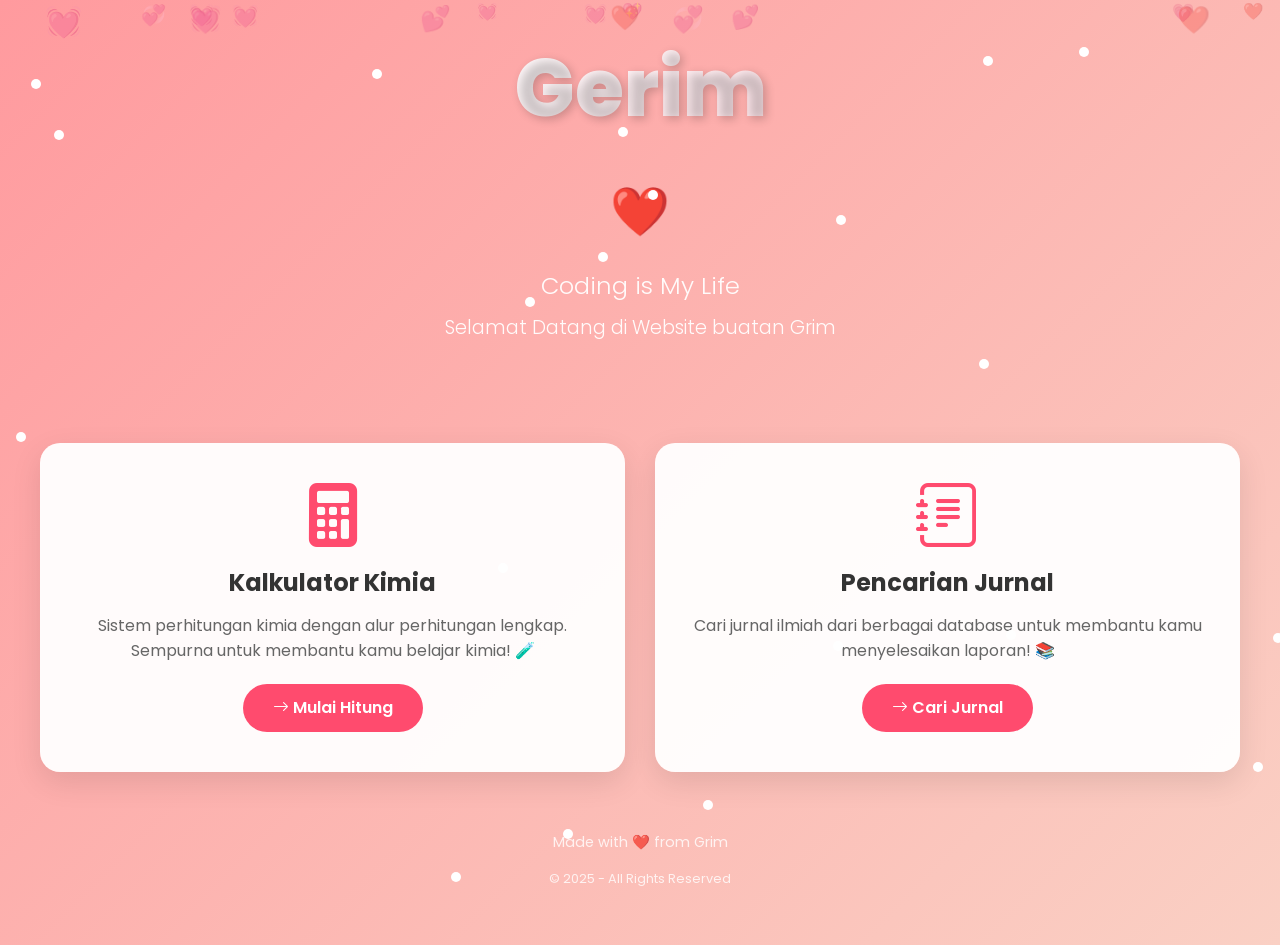
<file: index.html>
<!DOCTYPE html>
<html lang="id">
<head>
    <meta charset="UTF-8">
    <meta name="viewport" content="width=device-width, initial-scale=1.0">
    <title>Gerim Kimia</title>
    <link rel="icon" href="icon.png">
    <link href="https://cdn.jsdelivr.net/npm/bootstrap@5.3.0/dist/css/bootstrap.min.css" rel="stylesheet">
    <link rel="stylesheet" href="https://cdn.jsdelivr.net/npm/bootstrap-icons@1.11.0/font/bootstrap-icons.css">
    <link rel="stylesheet" href="Library/style.css">
</head>
<body>
    <!-- Floating Hearts Background -->
    <div class="floating-hearts" id="floatingHearts"></div>

    <!-- Main Container -->
    <div class="main-container">
        <!-- Hero Section -->
        <div class="hero-section">
            <h1 class="name-title">Gerim</h1>
            <div class="heart-icon">❤️</div>
            <p class="subtitle">Coding is My Life</p>
            <p class="subtitle" style="font-size: 1.2rem; margin-top: 10px;">Selamat Datang di Website buatan Grim</p>
        </div>

        <!-- Feature Cards -->
        <div class="cards-container">
            <div class="feature-card" onclick="window.location.href='Tools/kalkulator.html'">
                <i class="bi bi-calculator-fill feature-card-icon"></i>
                    <h3 class="feature-card-title">Kalkulator Kimia</h3>
                    <p class="feature-card-description">
                        Sistem perhitungan kimia dengan alur perhitungan lengkap. Sempurna untuk membantu kamu belajar kimia! 🧪
                    </p>
                    <a href="Tools/kalkulator.html" class="feature-card-btn">
                        <i class="bi bi-arrow-right"></i> Mulai Hitung
                    </a>
            </div>

            <div class="feature-card" onclick="window.location.href='Tools/journal.html'">
                <i class="bi bi-journal-text feature-card-icon"></i>
                    <h3 class="feature-card-title">Pencarian Jurnal</h3>
                    <p class="feature-card-description">
                        Cari jurnal ilmiah dari berbagai database untuk membantu kamu menyelesaikan laporan! 📚
                    </p>
                    <a href="Tools/journal.html" class="feature-card-btn">
                        <i class="bi bi-arrow-right"></i> Cari Jurnal
                    </a>
            </div>

            <!-- <div class="feature-card" onclick="window.location.href='Tools/aileaa.html'">
                <i class="bi bi-robot feature-card-icon"></i>
                    <h3 class="feature-card-title">AI Leaa</h3>
                    <p class="feature-card-description">
                        Chat dengan AI Leaa! Asisten AI yang siap membantu menjawab pertanyaan dan mengobrol dengan kamu! 🤖💕
                    </p>
                    <a href="Tools/aileaa.html" class="feature-card-btn">
                        <i class="bi bi-arrow-right"></i> Mulai Chat
                    </a>
            </div> -->
        </div>

        <!-- Footer -->
        <div class="footer">
            <p>Made with ❤️ from Grim</p>
            <p style="margin-top: 5px; font-size: 0.8rem;">© 2025 - All Rights Reserved</p>
        </div>
    </div>

    <script>
        // Create floating hearts
        function createFloatingHearts() {
            const container = document.getElementById('floatingHearts');
            const heartSymbols = ['❤️', '💕', '💖', '💗', '💝', '💓', '💞'];
            
            for (let i = 0; i < 15; i++) {
                const heart = document.createElement('div');
                heart.className = 'heart';
                heart.textContent = heartSymbols[Math.floor(Math.random() * heartSymbols.length)];
                heart.style.left = Math.random() * 100 + '%';
                heart.style.animationDelay = Math.random() * 15 + 's';
                heart.style.fontSize = (Math.random() * 15 + 15) + 'px';
                container.appendChild(heart);
            }
        }

        // Create sparkles
        function createSparkles() {
            const container = document.querySelector('.main-container');
            for (let i = 0; i < 20; i++) {
                const sparkle = document.createElement('div');
                sparkle.className = 'sparkle';
                sparkle.style.left = Math.random() * 100 + '%';
                sparkle.style.top = Math.random() * 100 + '%';
                sparkle.style.animationDelay = Math.random() * 2 + 's';
                sparkle.style.animationDuration = (Math.random() * 2 + 1) + 's';
                container.appendChild(sparkle);
            }
        }

        // Initialize on load
        window.addEventListener('load', () => {
            createFloatingHearts();
            createSparkles();
        });

        // Add click animation to cards
        document.querySelectorAll('.feature-card').forEach(card => {
            card.addEventListener('click', function(e) {
                if (!this.querySelector('.feature-card-btn').disabled) {
                    this.style.transform = 'scale(0.95)';
                    setTimeout(() => {
                        this.style.transform = '';
                    }, 150);
                }
            });
        });
    </script>
</body>
</html>
</file>
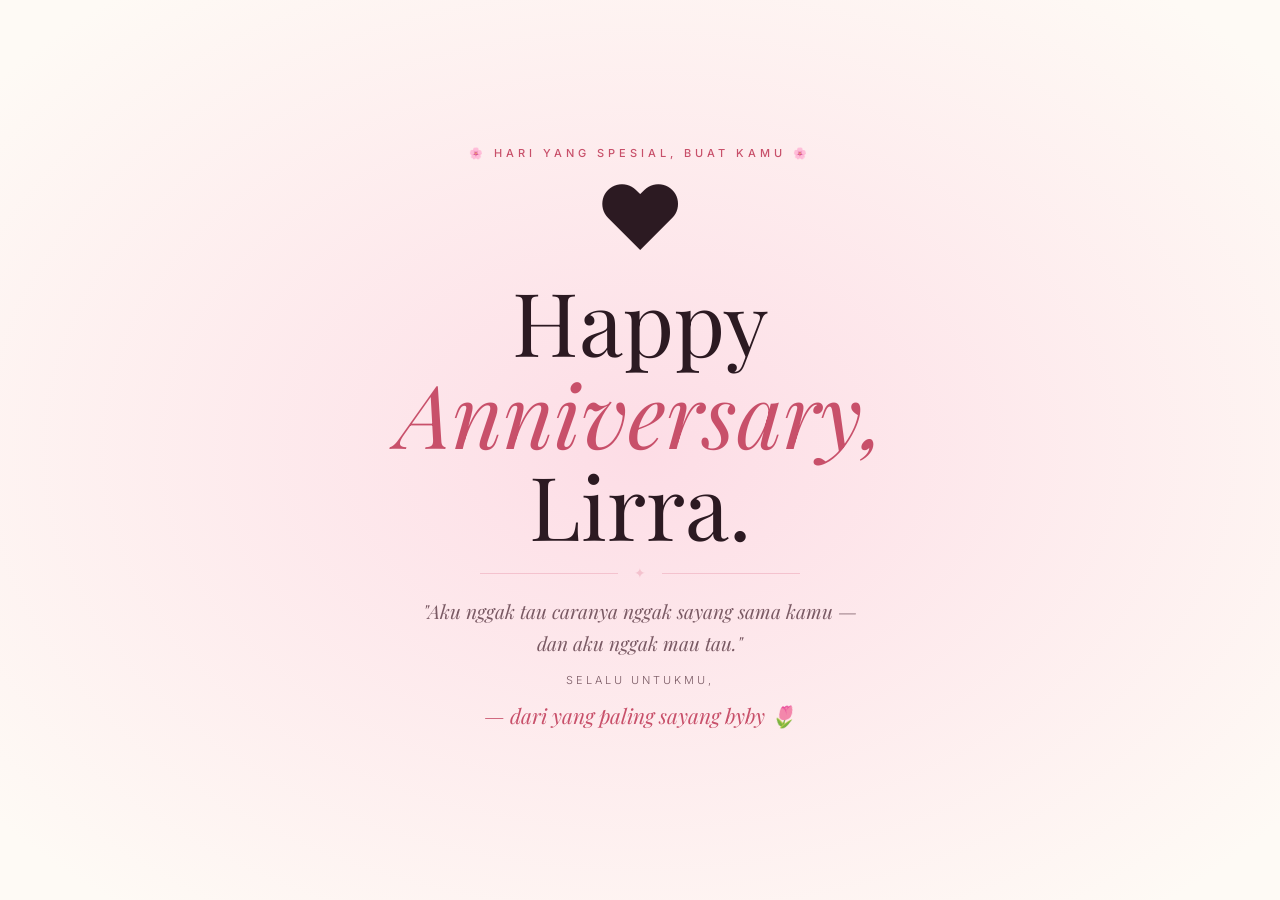
<file: Others/Lirra.html>
<!DOCTYPE html>
<html lang="id">
<head>
<meta charset="UTF-8">
<meta name="viewport" content="width=device-width, initial-scale=1.0, maximum-scale=1.0, user-scalable=no">
<title>Happy Anniversary, Lirra 🌸</title>
<link href="https://fonts.googleapis.com/css2?family=Playfair+Display:ital,wght@0,400;1,400&family=Inter:wght@300;400;500&display=swap" rel="stylesheet">
<style>
*,*::before,*::after{box-sizing:border-box;margin:0;padding:0}
:root{
  --rose:#C8506A;--rose-l:#F4C2CE;
  --cream:#FEFAF5;--ink:#2C1A22;--muted:#7A5A64;
}
html,body{
  width:100%;height:100%;
  overflow:hidden;
  background:var(--cream);
  color:var(--ink);
  font-family:'Inter',sans-serif;
  font-weight:300;
}

/* grain */
body::before{
  content:'';position:fixed;inset:0;
  background-image:url("data:image/svg+xml,%3Csvg xmlns='http://www.w3.org/2000/svg' width='200' height='200'%3E%3Cfilter id='n'%3E%3CfeTurbulence type='fractalNoise' baseFrequency='0.85' numOctaves='4' stitchTiles='stitch'/%3E%3CfeColorMatrix type='saturate' values='0'/%3E%3C/filter%3E%3Crect width='200' height='200' filter='url(%23n)' opacity='0.04'/%3E%3C/svg%3E");
  pointer-events:none;z-index:0;
}

/* petals */
#petals{position:fixed;inset:0;pointer-events:none;z-index:0;overflow:hidden}
.petal{position:absolute;top:-60px;animation:fall linear infinite;pointer-events:none;user-select:none}
@keyframes fall{
  0%  {transform:translateY(0) rotate(0deg) translateX(0);opacity:.65}
  50% {transform:translateY(48vh) rotate(200deg) translateX(28px);opacity:.35}
  100%{transform:translateY(110vh) rotate(380deg) translateX(-18px);opacity:0}
}

/* cursor trail */
.trail{
  position:fixed;pointer-events:none;z-index:999;
  animation:trailFade .75s ease forwards;
  transform:translate(-50%,-50%);
}
@keyframes trailFade{
  0%  {opacity:.9;transform:translate(-50%,-50%) scale(1)}
  100%{opacity:0;transform:translate(-50%,-50%) scale(.3) translateY(-16px)}
}

/* main — full viewport, no scroll */
main{
  position:fixed;inset:0;
  z-index:1;
  display:flex;flex-direction:column;
  align-items:center;justify-content:center;
  text-align:center;
  padding:clamp(1.5rem,5vw,3rem) clamp(1.5rem,6vw,4rem);
  background:radial-gradient(ellipse 100% 100% at 50% 50%,#FDDDE6 0%,var(--cream) 65%);
  gap:clamp(.4rem,1.5vh,1rem);
}

.eyebrow{
  font-size:clamp(9px,1.8vw,11px);
  letter-spacing:4px;text-transform:uppercase;
  color:var(--rose);font-weight:500;
  opacity:0;animation:fadeUp .8s .2s ease forwards;
}

.heart-wrap{
  opacity:0;animation:fadeUp .8s .4s ease forwards;
  line-height:1;
}
.big-heart{
  font-size:clamp(3rem,10vw,5.5rem);
  display:block;
  animation:hb 1.8s ease-in-out infinite;
  cursor:pointer;transition:transform .15s;
}
.big-heart:hover{transform:scale(1.1)}
@keyframes hb{
  0%,100%{transform:scale(1)}
  14%{transform:scale(1.18)}
  28%{transform:scale(1)}
  42%{transform:scale(1.08)}
  70%{transform:scale(1)}
}

.title{
  font-family:'Playfair Display',serif;
  font-size:clamp(2rem,8vw,5.5rem);
  font-weight:400;line-height:1.05;
  color:var(--ink);
  opacity:0;animation:fadeUp .9s .6s ease forwards;
}
.title em{font-style:italic;color:var(--rose)}

.divider{
  display:flex;align-items:center;gap:1rem;
  width:min(320px,70%);
  opacity:0;animation:fadeUp .8s .8s ease forwards;
}
.divider::before,.divider::after{content:'';flex:1;height:1px;background:var(--rose-l)}
.divider-sym{font-size:.85rem;color:var(--rose-l);flex-shrink:0}

.quote{
  font-family:'Playfair Display',serif;font-style:italic;
  font-size:clamp(.8rem,2.2vw,1.2rem);
  color:var(--muted);line-height:1.7;
  max-width:min(480px,85%);
  opacity:0;animation:fadeUp .9s 1s ease forwards;
}

.from-label{
  font-size:clamp(9px,1.6vw,11px);letter-spacing:3px;text-transform:uppercase;
  color:var(--muted);
  opacity:0;animation:fadeUp .8s 1.2s ease forwards;
}
.from-name{
  font-family:'Playfair Display',serif;font-style:italic;
  font-size:clamp(.95rem,2.5vw,1.3rem);color:var(--rose);
  opacity:0;animation:fadeUp .8s 1.4s ease forwards;
}

.hint{
  font-size:clamp(8px,1.5vw,10px);letter-spacing:2px;text-transform:uppercase;
  color:var(--rose-l);
  opacity:0;
  animation:hintAnim 2.5s 2s ease-in-out infinite;
}
@keyframes hintAnim{
  0%{opacity:0;transform:translateY(0)}
  20%{opacity:.8}
  80%{opacity:.8}
  100%{opacity:0;transform:translateY(0)}
}

@keyframes fadeUp{
  from{opacity:0;transform:translateY(14px)}
  to{opacity:1;transform:translateY(0)}
}

/* confetti */
.conf{
  position:fixed;pointer-events:none;
  animation:cfall 2.2s ease-in forwards;z-index:500;
}
@keyframes cfall{
  0%  {opacity:1;transform:translateY(0) rotate(0)}
  100%{opacity:0;transform:translateY(90vh) rotate(900deg)}
}
</style>
</head>
<body>

<div id="petals"></div>

<main>
  <p class="eyebrow">🌸 hari yang spesial, buat kamu 🌸</p>

  <div class="heart-wrap">
    <span class="big-heart" id="heart" onclick="boom()">❤️</span>
  </div>

  <h1 class="title">Happy<br><em>Anniversary,</em><br>Lirra.</h1>

  <div class="divider"><span class="divider-sym">✦</span></div>

  <p class="quote">"Aku nggak tau caranya nggak sayang sama kamu —<br>dan aku nggak mau tau."</p>

  <p class="from-label">Selalu untukmu,</p>
  <p class="from-name">— dari yang paling sayang byby 🌷</p>

  <p class="hint">ketuk hati untuk kejutan ✨</p>
</main>

<script>
// ── PETALS ──
const pe=document.getElementById('petals');
['🌸','🌷','✿','💗','🌺'].forEach(e=>{
  for(let i=0;i<4;i++){
    const el=document.createElement('span');
    el.className='petal';
    el.textContent=e;
    el.style.left=Math.random()*100+'%';
    el.style.animationDuration=(7+Math.random()*11)+'s';
    el.style.animationDelay=(Math.random()*15)+'s';
    el.style.fontSize=(10+Math.random()*13)+'px';
    el.style.opacity=(.15+Math.random()*.3).toString();
    pe.appendChild(el);
  }
});

// ── CURSOR TRAIL (desktop) ──
const TRAIL=['🌸','✦','·','💗','🌷','✿'];
let ti=0;
document.addEventListener('mousemove',e=>{
  if(Math.random()>.6){
    const el=document.createElement('span');
    el.className='trail';
    el.textContent=TRAIL[ti++%TRAIL.length];
    el.style.left=e.clientX+'px';
    el.style.top=e.clientY+'px';
    el.style.fontSize=(9+Math.random()*9)+'px';
    document.body.appendChild(el);
    setTimeout(()=>el.remove(),750);
  }
});

// ── TOUCH TRAIL (mobile) ──
document.addEventListener('touchmove',e=>{
  const t=e.touches[0];
  if(Math.random()>.4){
    const el=document.createElement('span');
    el.className='trail';
    el.textContent=TRAIL[ti++%TRAIL.length];
    el.style.left=t.clientX+'px';
    el.style.top=t.clientY+'px';
    el.style.fontSize=(10+Math.random()*10)+'px';
    document.body.appendChild(el);
    setTimeout(()=>el.remove(),750);
  }
},{passive:true});

// ── CONFETTI ──
function boom(){
  const h=document.getElementById('heart');
  h.style.transform='scale(1.35)';
  setTimeout(()=>h.style.transform='',280);

  const colors=['#C8506A','#F4C2CE','#FFD6E0','#fff','#2C1A22','#C4956A','#FDDDE6'];
  for(let i=0;i<90;i++){
    setTimeout(()=>{
      const el=document.createElement('div');
      el.className='conf';
      el.style.left=(5+Math.random()*90)+'vw';
      el.style.top='15vh';
      const sz=4+Math.random()*9;
      el.style.width=sz+'px';el.style.height=sz+'px';
      el.style.borderRadius=Math.random()>.5?'50%':'2px';
      el.style.background=colors[Math.floor(Math.random()*colors.length)];
      el.style.animationDuration=(1.4+Math.random()*.9)+'s';
      el.style.animationDelay=(Math.random()*.25)+'s';
      document.body.appendChild(el);
      setTimeout(()=>el.remove(),3000);
    },i*16);
  }

  ['🌸','🌷','💗','✿','🌺'].forEach(e=>{
    for(let i=0;i<5;i++){
      setTimeout(()=>{
        const el=document.createElement('span');
        el.className='conf';
        el.style.left=(10+Math.random()*80)+'vw';
        el.style.top='5vh';
        el.style.fontSize=(14+Math.random()*16)+'px';
        el.style.background='transparent';
        el.textContent=e;
        el.style.animationDuration=(1.5+Math.random())+'s';
        document.body.appendChild(el);
        setTimeout(()=>el.remove(),3000);
      },Math.random()*350);
    }
  });
}
</script>
</body>
</html>
</file>
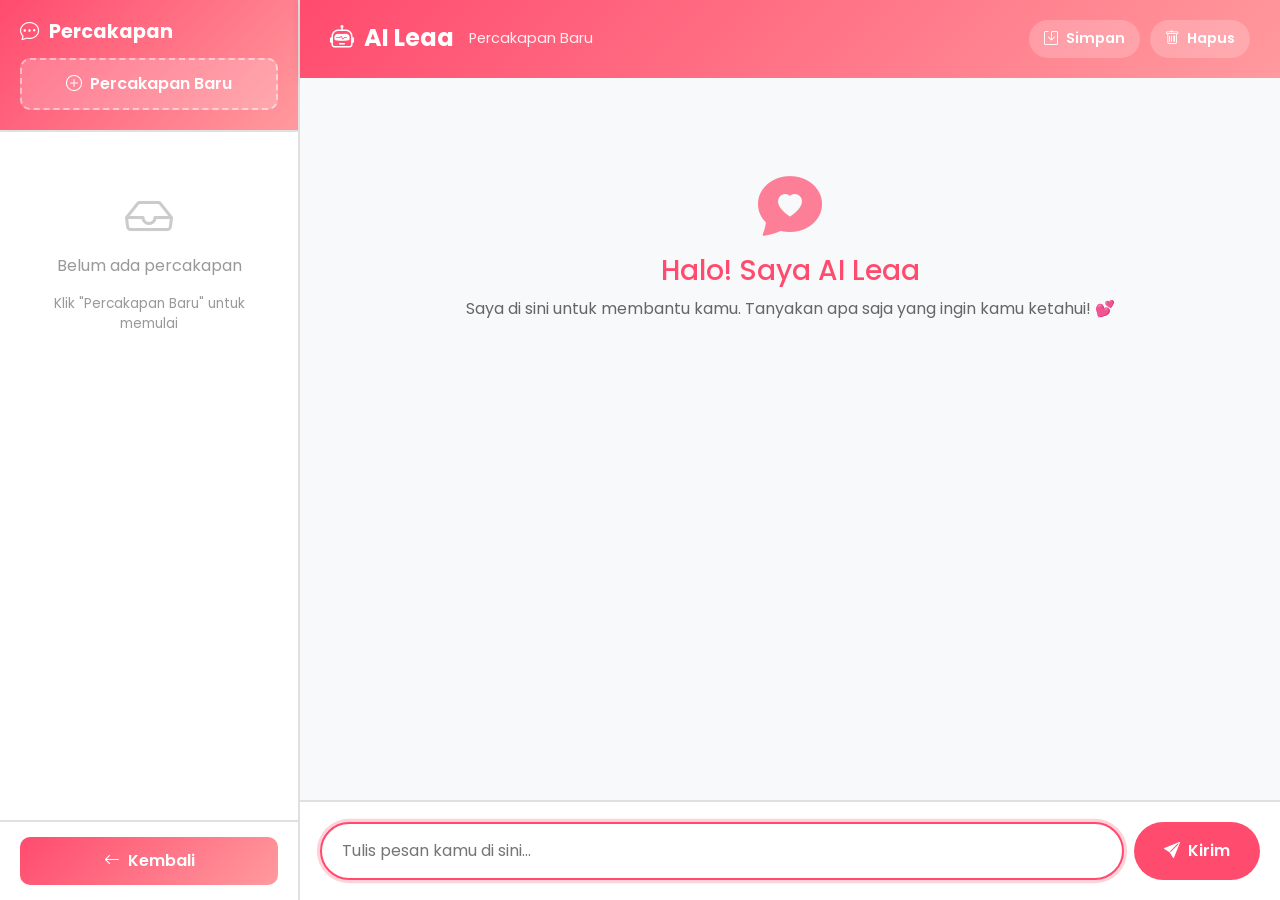
<file: Tools/aileaa.html>
<!DOCTYPE html>
<html lang="id">
<head>
    <meta charset="UTF-8">
    <meta name="viewport" content="width=device-width, initial-scale=1.0">
    <title>AI Leaa - Chat Assistant</title>
    <link rel="icon" href="../icon.png">
    <link href="https://cdn.jsdelivr.net/npm/bootstrap@5.3.0/dist/css/bootstrap.min.css" rel="stylesheet">
    <link rel="stylesheet" href="https://cdn.jsdelivr.net/npm/bootstrap-icons@1.11.0/font/bootstrap-icons.css">
    <link rel="stylesheet" href="../Library/style.css?v=1.0">
</head>
<body class="aileaa-page">
    <!-- Sidebar Overlay for Mobile -->
    <div class="sidebar-overlay" id="sidebarOverlay" onclick="toggleSidebar()"></div>
    
    <div class="main-wrapper">
        <!-- Sidebar -->
        <div class="sidebar" id="sidebar">
            <div class="sidebar-header">
                <h3><i class="bi bi-chat-dots"></i> Percakapan</h3>
                <button class="new-chat-btn" onclick="createNewConversation()">
                    <i class="bi bi-plus-circle"></i> Percakapan Baru
                </button>
            </div>
            <div class="conversations-list" id="conversationsList">
                <div class="empty-conversations">
                    <i class="bi bi-inbox"></i>
                    <p>Belum ada percakapan</p>
                    <p style="font-size: 0.85rem; margin-top: 10px;">Klik "Percakapan Baru" untuk memulai</p>
                </div>
            </div>
            <div class="sidebar-footer">
                <a href="../index.html" class="back-btn">
                    <i class="bi bi-arrow-left"></i> Kembali
                </a>
            </div>
        </div>

        <!-- Chat Container -->
        <div class="chat-container">
        <!-- Chat Header -->
        <div class="chat-header">
            <div style="display: flex; align-items: center; gap: 15px;">
                <button class="sidebar-toggle" onclick="toggleSidebar()" id="sidebarToggle">
                    <i class="bi bi-list"></i>
                </button>
                <h1>
                    <i class="bi bi-robot"></i> AI Leaa
                </h1>
                <span id="currentConversationName" style="font-size: 0.9rem; opacity: 0.9; font-weight: 400;">Percakapan Baru</span>
            </div>
            <div class="chat-header-actions">
                <button class="clear-btn" onclick="showSaveModal()" title="Simpan percakapan">
                    <i class="bi bi-save"></i> Simpan
                </button>
                <button class="clear-btn" onclick="resetChatHistory()" title="Hapus riwayat chat">
                    <i class="bi bi-trash"></i> Hapus
                </button>
            </div>
        </div>

        <!-- Chat Messages -->
        <div class="chat-messages" id="chatMessages">
            <div class="welcome-message">
                <i class="bi bi-chat-heart-fill"></i>
                <h3>Halo! Saya AI Leaa</h3>
                <p>Saya di sini untuk membantu kamu. Tanyakan apa saja yang ingin kamu ketahui! 💕</p>
            </div>
        </div>

        <!-- Typing Indicator -->
        <div class="typing-indicator" id="typingIndicator">
            <div class="typing-dots">
                <span></span>
                <span></span>
                <span></span>
            </div>
        </div>

        <!-- Chat Input -->
        <div class="chat-input-container">
            <form class="chat-input-form" id="chatForm" onsubmit="event.preventDefault(); return false;">
                <textarea 
                    class="chat-input" 
                    id="chatInput" 
                    placeholder="Tulis pesan kamu di sini..."
                    rows="1"
                ></textarea>
                <button type="submit" class="send-btn" id="sendBtn">
                    <i class="bi bi-send-fill"></i> Kirim
                </button>
                <button type="button" class="stop-btn" id="stopBtn" onclick="stopTyping()" style="display: none;">
                    <i class="bi bi-stop-fill"></i> Stop
                </button>
            </form>
        </div>
    </div>

    <!-- Save Conversation Modal -->
    <div class="modal-overlay" id="saveModal">
        <div class="modal-content">
            <div class="modal-header">
                <h3><i class="bi bi-save"></i> Simpan Percakapan</h3>
            </div>
            <input 
                type="text" 
                class="modal-input" 
                id="conversationNameInput" 
                placeholder="Masukkan nama percakapan..."
                maxlength="50"
            >
            <div class="modal-actions">
                <button class="modal-btn modal-btn-secondary" onclick="closeSaveModal()">Batal</button>
                <button class="modal-btn modal-btn-primary" onclick="saveCurrentConversation()">Simpan</button>
            </div>
        </div>
    </div>
    <script src="../Library/script.js?v=1.0"></script>
</body>
</html>
</file>
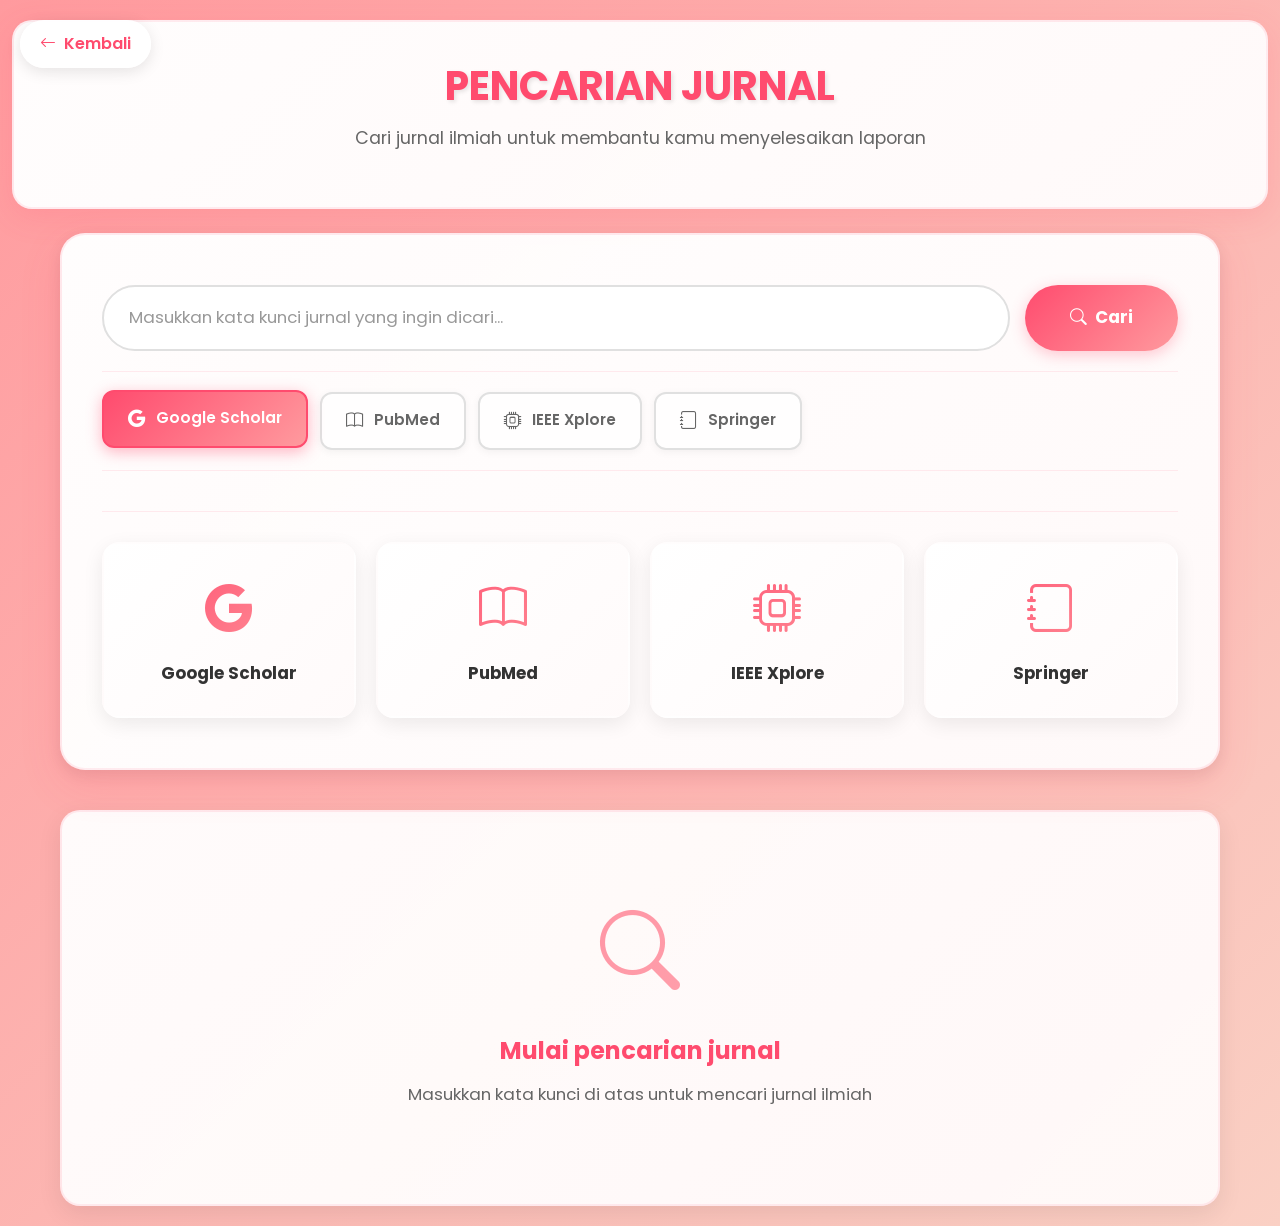
<file: Tools/journal.html>
<!DOCTYPE html>
<html lang="id">
<head>
    <meta charset="UTF-8">
    <meta name="viewport" content="width=device-width, initial-scale=1.0">
    <title>Pencarian Jurnal ❤️</title>
    <link rel="icon" href="../icon.png">
    <link href="https://cdn.jsdelivr.net/npm/bootstrap@5.3.0/dist/css/bootstrap.min.css" rel="stylesheet">
    <link rel="stylesheet" href="https://cdn.jsdelivr.net/npm/bootstrap-icons@1.11.0/font/bootstrap-icons.css">
    <link rel="stylesheet" href="../Library/style.css">
</head>
<body>
    <!-- Back Button -->
    <a href="../index.html" class="back-btn">
        <i class="bi bi-arrow-left"></i> Kembali
    </a>

    <!-- Header -->
    <div class="container-fluid">
        <div class="row">
            <div class="col-12">
                <div class="header-section text-center py-4 mb-4">
                    <h1 class="display-4 fw-bold">PENCARIAN JURNAL</h1>
                    <p class="lead">Cari jurnal ilmiah untuk membantu kamu menyelesaikan laporan</p>
                </div>
            </div>
        </div>
    </div>

    <!-- Search Container -->
    <div class="search-container">
        <div class="search-card">
            <form class="search-form" id="searchForm" onsubmit="handleSearch(event)">
                <input 
                    type="text" 
                    class="search-input" 
                    id="searchInput" 
                    placeholder="Masukkan kata kunci jurnal yang ingin dicari..."
                    required
                >
                <button type="submit" class="search-btn">
                    <i class="bi bi-search"></i> Cari
                </button>
            </form>

            <div class="database-selection">
                <button class="database-btn active" data-db="scholar" onclick="selectDatabase('scholar')">
                    <i class="bi bi-google"></i> Google Scholar
                </button>
                <button class="database-btn" data-db="pubmed" onclick="selectDatabase('pubmed')">
                    <i class="bi bi-book"></i> PubMed
                </button>
                <button class="database-btn" data-db="ieee" onclick="selectDatabase('ieee')">
                    <i class="bi bi-cpu"></i> IEEE Xplore
                </button>
                <button class="database-btn" data-db="springer" onclick="selectDatabase('springer')">
                    <i class="bi bi-journal"></i> Springer
                </button>
            </div>

            <div class="quick-links">
                <a href="https://scholar.google.com" target="_blank" class="quick-link-card">
                    <i class="bi bi-google quick-link-icon"></i>
                    <div class="quick-link-title">Google Scholar</div>
                </a>
                <a href="https://pubmed.ncbi.nlm.nih.gov" target="_blank" class="quick-link-card">
                    <i class="bi bi-book quick-link-icon"></i>
                    <div class="quick-link-title">PubMed</div>
                </a>
                <a href="https://ieeexplore.ieee.org" target="_blank" class="quick-link-card">
                    <i class="bi bi-cpu quick-link-icon"></i>
                    <div class="quick-link-title">IEEE Xplore</div>
                </a>
                <a href="https://link.springer.com" target="_blank" class="quick-link-card">
                    <i class="bi bi-journal quick-link-icon"></i>
                    <div class="quick-link-title">Springer</div>
                </a>
            </div>
        </div>
    </div>

    <!-- Results Container -->
    <div class="results-container" id="resultsContainer">
        <div class="no-results" id="noResults">
            <i class="bi bi-search"></i>
            <h4>Mulai pencarian jurnal</h4>
            <p>Masukkan kata kunci di atas untuk mencari jurnal ilmiah</p>
        </div>
    </div>
    <script src="../Library/script.js"></script>
</body>
</html>
</file>
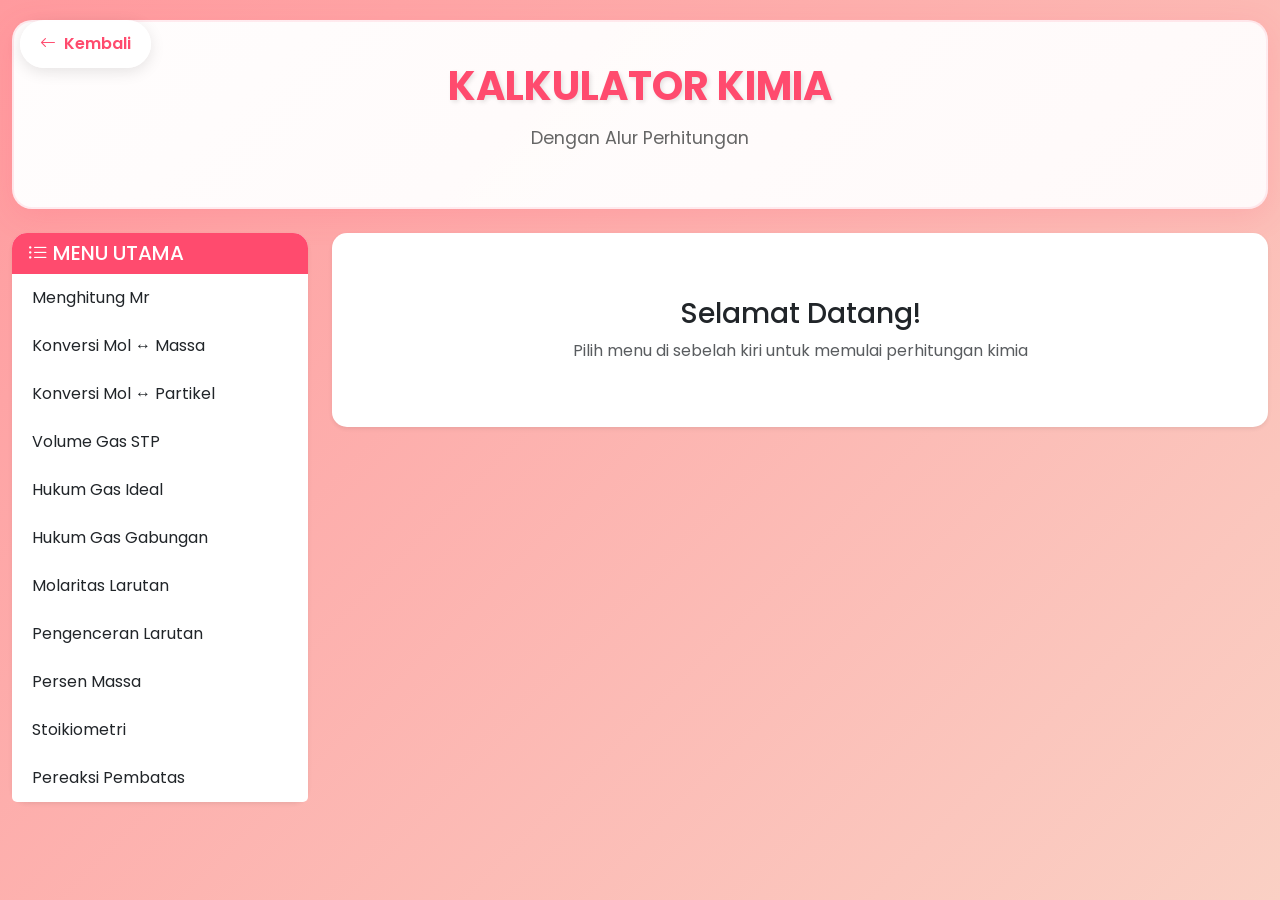
<file: Tools/kalkulator.html>
<!DOCTYPE html>
<html lang="id">
<head>
    <meta charset="UTF-8">
    <meta name="viewport" content="width=device-width, initial-scale=1.0">
    <title>Kalkulator Kimia ❤️</title>
    <link rel="icon" href="../icon.png">
    <link href="https://cdn.jsdelivr.net/npm/bootstrap@5.3.0/dist/css/bootstrap.min.css" rel="stylesheet">
    <link rel="stylesheet" href="https://cdn.jsdelivr.net/npm/bootstrap-icons@1.11.0/font/bootstrap-icons.css">
    <link rel="stylesheet" href="../Library/style.css">
</head>
<body>
    <!-- Back Button -->
    <a href="../index.html" class="back-btn">
        <i class="bi bi-arrow-left"></i> Kembali
    </a>
    
    <div class="container-fluid">
        <!-- Header -->
        <div class="row">
            <div class="col-12">
                <div class="header-section text-center py-4 mb-4">
                    <h1 class="display-4 fw-bold">KALKULATOR KIMIA</h1>
                    <p class="lead">Dengan Alur Perhitungan</p>
                </div>
            </div>
        </div>

        <!-- Main Content -->
        <div class="row">
            <!-- Menu Sidebar -->
            <div class="col-lg-3 col-md-4 mb-4">
                <div class="card shadow-sm">
                    <div class="card-header bg-primary text-white">
                        <h5 class="mb-0"><i class="bi bi-list-ul"></i> MENU UTAMA</h5>
                    </div>
                    <div class="list-group list-group-flush">
                        <button class="list-group-item list-group-item-action" onclick="showMenu('mr')">
                            Menghitung Mr
                        </button>
                        <button class="list-group-item list-group-item-action" onclick="showMenu('mol-massa')">
                            Konversi Mol ↔ Massa
                        </button>
                        <button class="list-group-item list-group-item-action" onclick="showMenu('mol-partikel')">
                            Konversi Mol ↔ Partikel
                        </button>
                        <button class="list-group-item list-group-item-action" onclick="showMenu('stp')">
                            Volume Gas STP
                        </button>
                        <button class="list-group-item list-group-item-action" onclick="showMenu('ideal-gas')">
                            Hukum Gas Ideal
                        </button>
                        <button class="list-group-item list-group-item-action" onclick="showMenu('combined-gas')">
                            Hukum Gas Gabungan
                        </button>
                        <button class="list-group-item list-group-item-action" onclick="showMenu('molarity')">
                            Molaritas Larutan
                        </button>
                        <button class="list-group-item list-group-item-action" onclick="showMenu('dilution')">
                            Pengenceran Larutan
                        </button>
                        <button class="list-group-item list-group-item-action" onclick="showMenu('mass-percent')">
                            Persen Massa
                        </button>
                        <button class="list-group-item list-group-item-action" onclick="showMenu('stoichiometry')">
                            Stoikiometri
                        </button>
                        <button class="list-group-item list-group-item-action" onclick="showMenu('limiting')">
                            Pereaksi Pembatas
                        </button>
                    </div>
                </div>
            </div>

            <!-- Content Area -->
            <div class="col-lg-9 col-md-8">
                <div id="content-area">
                    <!-- Default Welcome Message -->
                    <div class="card shadow-sm">
                        <div class="card-body text-center py-5">
                            <i class="bi bi-flask display-1 text-primary"></i>
                            <h3 class="mt-3">Selamat Datang!</h3>
                            <p class="text-muted">Pilih menu di sebelah kiri untuk memulai perhitungan kimia</p>
                        </div>
                    </div>
                </div>
            </div>
        </div>
    </div>

    <!-- Custom Alert Popup -->
    <div id="custom-alert-overlay" class="custom-alert-overlay">
        <div class="custom-alert-box">
            <div class="custom-alert-icon">
                <i class="bi bi-exclamation-triangle-fill"></i>
            </div>
            <div class="custom-alert-content">
                <h5 class="custom-alert-title">Peringatan</h5>
                <p class="custom-alert-message"></p>
            </div>
            <button class="custom-alert-btn" onclick="closeCustomAlert()">
                <i class="bi bi-check-circle"></i> OK
            </button>
        </div>
    </div>

    <!-- Bootstrap JS -->
    <script src="https://cdn.jsdelivr.net/npm/bootstrap@5.3.0/dist/js/bootstrap.bundle.min.js"></script>
    <script src="../Library/script.js"></script>
</body>
</html>
</file>
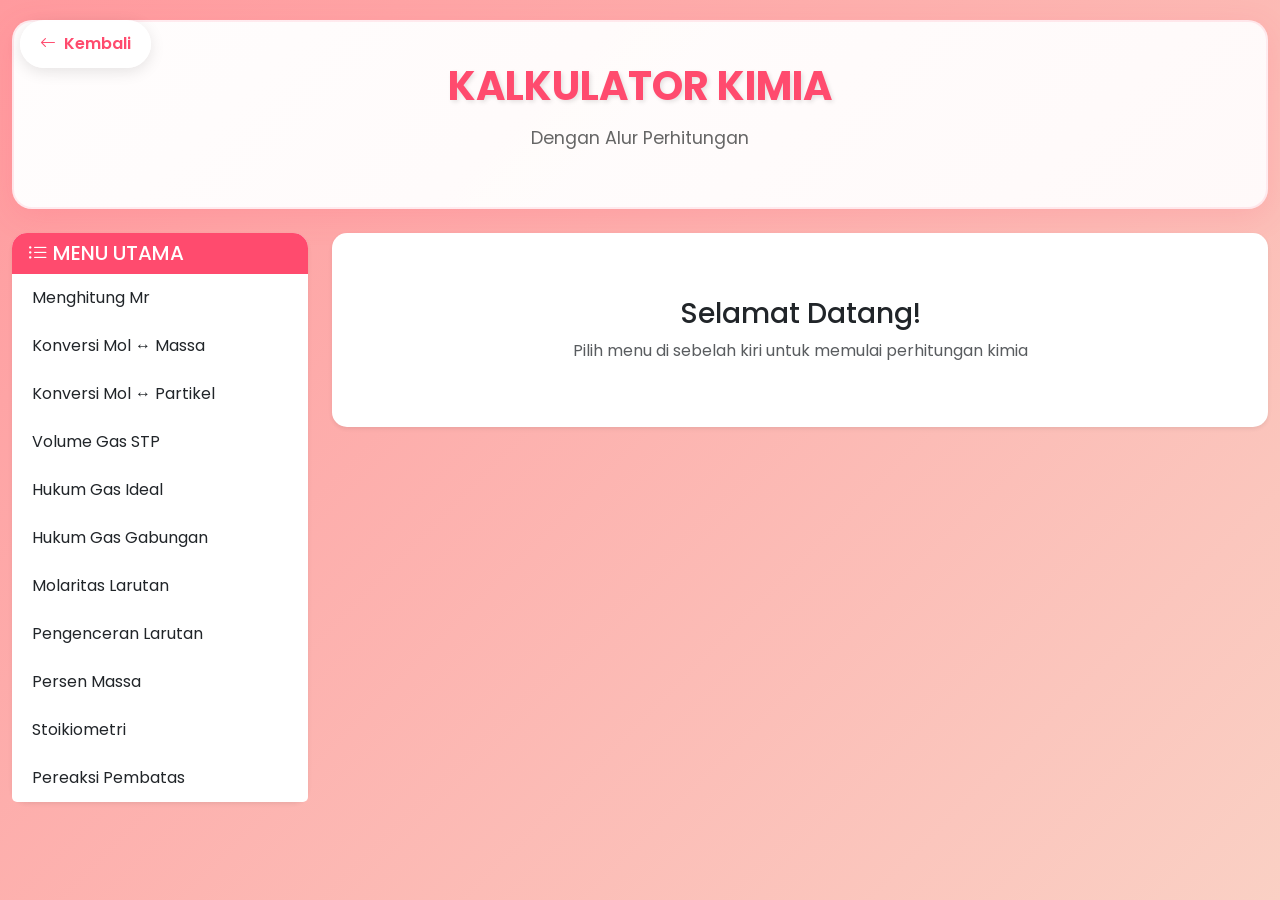
<file: Tools/RumusKimia.html>
<!DOCTYPE html>
<html lang="id">
<head>
    <meta charset="UTF-8">
    <meta name="viewport" content="width=device-width, initial-scale=1.0">
    <title>Kalkulator Kimia - Leaa ❤️</title>
    <link rel="icon" href="icon.png">
    <link href="https://cdn.jsdelivr.net/npm/bootstrap@5.3.0/dist/css/bootstrap.min.css" rel="stylesheet">
    <link rel="stylesheet" href="https://cdn.jsdelivr.net/npm/bootstrap-icons@1.11.0/font/bootstrap-icons.css">
    <link rel="stylesheet" href="../Library/style.css">
</head>
<body>
    <!-- Back Button -->
    <a href="../index.html" class="back-btn">
        <i class="bi bi-arrow-left"></i> Kembali
    </a>
    
    <div class="container-fluid">
        <!-- Header -->
        <div class="row">
            <div class="col-12">
                <div class="header-section text-center py-4 mb-4">
                    <h1 class="display-4 fw-bold">KALKULATOR KIMIA</h1>
                    <p class="lead">Dengan Alur Perhitungan</p>
                </div>
            </div>
        </div>

        <!-- Main Content -->
        <div class="row">
            <!-- Menu Sidebar -->
            <div class="col-lg-3 col-md-4 mb-4">
                <div class="card shadow-sm">
                    <div class="card-header bg-primary text-white">
                        <h5 class="mb-0"><i class="bi bi-list-ul"></i> MENU UTAMA</h5>
                    </div>
                    <div class="list-group list-group-flush">
                        <button class="list-group-item list-group-item-action" onclick="showMenu('mr')">
                            Menghitung Mr
                        </button>
                        <button class="list-group-item list-group-item-action" onclick="showMenu('mol-massa')">
                            Konversi Mol ↔ Massa
                        </button>
                        <button class="list-group-item list-group-item-action" onclick="showMenu('mol-partikel')">
                            Konversi Mol ↔ Partikel
                        </button>
                        <button class="list-group-item list-group-item-action" onclick="showMenu('stp')">
                            Volume Gas STP
                        </button>
                        <button class="list-group-item list-group-item-action" onclick="showMenu('ideal-gas')">
                            Hukum Gas Ideal
                        </button>
                        <button class="list-group-item list-group-item-action" onclick="showMenu('combined-gas')">
                            Hukum Gas Gabungan
                        </button>
                        <button class="list-group-item list-group-item-action" onclick="showMenu('molarity')">
                            Molaritas Larutan
                        </button>
                        <button class="list-group-item list-group-item-action" onclick="showMenu('dilution')">
                            Pengenceran Larutan
                        </button>
                        <button class="list-group-item list-group-item-action" onclick="showMenu('mass-percent')">
                            Persen Massa
                        </button>
                        <button class="list-group-item list-group-item-action" onclick="showMenu('stoichiometry')">
                            Stoikiometri
                        </button>
                        <button class="list-group-item list-group-item-action" onclick="showMenu('limiting')">
                            Pereaksi Pembatas
                        </button>
                    </div>
                </div>
            </div>

            <!-- Content Area -->
            <div class="col-lg-9 col-md-8">
                <div id="content-area">
                    <!-- Default Welcome Message -->
                    <div class="card shadow-sm">
                        <div class="card-body text-center py-5">
                            <i class="bi bi-flask display-1 text-primary"></i>
                            <h3 class="mt-3">Selamat Datang!</h3>
                            <p class="text-muted">Pilih menu di sebelah kiri untuk memulai perhitungan kimia</p>
                        </div>
                    </div>
                </div>
            </div>
        </div>
    </div>

    <!-- Custom Alert Popup -->
    <div id="custom-alert-overlay" class="custom-alert-overlay">
        <div class="custom-alert-box">
            <div class="custom-alert-icon">
                <i class="bi bi-exclamation-triangle-fill"></i>
            </div>
            <div class="custom-alert-content">
                <h5 class="custom-alert-title">Peringatan</h5>
                <p class="custom-alert-message"></p>
            </div>
            <button class="custom-alert-btn" onclick="closeCustomAlert()">
                <i class="bi bi-check-circle"></i> OK
            </button>
        </div>
    </div>

    <!-- Bootstrap JS -->
    <script src="https://cdn.jsdelivr.net/npm/bootstrap@5.3.0/dist/js/bootstrap.bundle.min.js"></script>
    <script src="../Library/script.js"></script>
</body>
</html>
</file>
<file: Library/style.css>
/* Google Fonts Import */
@import url('https://fonts.googleapis.com/css2?family=Poppins:wght@300;400;600;700;800&display=swap');

body {
    font-family: 'Poppins', sans-serif;
    background: linear-gradient(135deg, #ff9a9e 0%, #fad0c4 100%);
    min-height: 100vh;
    padding: 20px 0;
}

.header-section {
    background: linear-gradient(135deg, rgba(255, 255, 255, 0.98) 0%, rgba(255, 250, 250, 0.98) 100%);
    border-radius: 20px;
    box-shadow: 0 8px 30px rgba(255, 75, 110, 0.15);
    margin-bottom: 40px;
    padding: 40px 20px !important;
    border: 2px solid rgba(255, 75, 110, 0.1);
    position: relative;
    overflow: hidden;
}


.header-section h1 {
    color: #ff4b6e;
    text-shadow: 2px 2px 4px rgba(0, 0, 0, 0.1);
    font-size: 2.5rem;
    margin-bottom: 15px;
    font-weight: 800;
}

.header-section .lead {
    color: #666;
    font-size: 1.1rem;
    font-weight: 400;
}

.card {
    border: none;
    border-radius: 15px;
    transition: transform 0.3s ease, box-shadow 0.3s ease;
}

.card:hover {
    transform: translateY(-5px);
    box-shadow: 0 8px 16px rgba(0, 0, 0, 0.2) !important;
}

.list-group-item {
    border: none;
    padding: 12px 20px;
    transition: all 0.3s ease;
    cursor: pointer;
}

.list-group-item:hover {
    background-color: #f8f9fa;
    padding-left: 25px;
}

.list-group-item i {
    margin-right: 10px;
    color: #ff4b6e;
}

.btn-primary {
    background: #ff4b6e;
    border: none;
    border-radius: 10px;
    padding: 10px 30px;
    font-weight: 600;
    transition: all 0.3s ease;
}

.btn-primary:hover {
    background: #ff3356;
    transform: translateY(-2px);
    box-shadow: 0 4px 8px rgba(255, 75, 110, 0.3);
}

.form-control, .form-select {
    border-radius: 10px;
    border: 2px solid #e0e0e0;
    padding: 10px 15px;
    transition: all 0.3s ease;
}

.form-control:focus, .form-select:focus {
    border-color: #ff4b6e;
    box-shadow: 0 0 0 0.2rem rgba(255, 75, 110, 0.25);
}

.result-box {
    background: linear-gradient(135deg, #ff4b6e 0%, #ff9a9e 100%);
    color: white;
    border-radius: 15px;
    padding: 20px;
    margin-top: 20px;
    box-shadow: 0 4px 6px rgba(0, 0, 0, 0.1);
}

.steps-box {
    background: #f8f9fa;
    border-radius: 10px;
    padding: 20px;
    margin-top: 20px;
    border-left: 4px solid #ff4b6e;
    max-height: 500px;
    overflow-y: auto;
}

.steps-box pre {
    margin: 0;
    font-family: 'Courier New', monospace;
    font-size: 14px;
    line-height: 1.6;
    white-space: pre-wrap;
    word-wrap: break-word;
}

.alert {
    border-radius: 10px;
    border: none;
}

.badge {
    padding: 8px 12px;
    border-radius: 8px;
    font-size: 0.9rem;
}

.input-group {
    margin-bottom: 15px;
}

.input-group-text {
    background: #ff4b6e;
    color: white;
    border: none;
    border-radius: 10px 0 0 10px;
    font-weight: 600;
}

.card-header {
    border-radius: 15px 15px 0 0 !important;
    font-weight: 600;
}

.card-header.bg-primary {
    background: #ff4b6e !important;
    border-color: #ff4b6e !important;
}

.text-primary {
    color: #ff4b6e !important;
}

/* Custom Alert Popup Styles */
.custom-alert-overlay {
    display: none;
    position: fixed;
    top: 0;
    left: 0;
    width: 100%;
    height: 100%;
    background: rgba(0, 0, 0, 0.5);
    backdrop-filter: blur(5px);
    z-index: 9999;
    justify-content: center;
    align-items: center;
    animation: fadeIn 0.3s ease;
}

.custom-alert-overlay.show {
    display: flex;
}

.custom-alert-box {
    background: white;
    border-radius: 20px;
    padding: 30px;
    max-width: 450px;
    width: 90%;
    box-shadow: 0 10px 40px rgba(0, 0, 0, 0.3);
    text-align: center;
    animation: slideUp 0.3s ease;
    position: relative;
    overflow: hidden;
}

.custom-alert-box::before {
    content: '';
    position: absolute;
    top: 0;
    left: 0;
    right: 0;
    height: 5px;
    background: linear-gradient(135deg, #ff4b6e 0%, #ff9a9e 100%);
}

.custom-alert-icon {
    font-size: 4rem;
    color: #ff4b6e;
    margin-bottom: 15px;
    animation: bounce 0.5s ease;
}

.custom-alert-icon i {
    display: inline-block;
}

.custom-alert-content {
    margin-bottom: 25px;
}

.custom-alert-title {
    color: #333;
    font-weight: 700;
    font-size: 1.5rem;
    margin-bottom: 10px;
}

.custom-alert-message {
    color: #666;
    font-size: 1rem;
    line-height: 1.6;
    margin: 0;
}

.custom-alert-btn {
    background: #ff4b6e;
    color: white;
    border: none;
    border-radius: 10px;
    padding: 12px 40px;
    font-size: 1rem;
    font-weight: 600;
    cursor: pointer;
    transition: all 0.3s ease;
    box-shadow: 0 4px 15px rgba(255, 75, 110, 0.4);
}

.custom-alert-btn:hover {
    background: #ff3356;
    transform: translateY(-2px);
    box-shadow: 0 6px 20px rgba(255, 75, 110, 0.6);
}

.custom-alert-btn:active {
    transform: translateY(0);
}

/* Animations */
@keyframes fadeIn {
    from {
        opacity: 0;
    }
    to {
        opacity: 1;
    }
}

@keyframes slideUp {
    from {
        transform: translateY(50px);
        opacity: 0;
    }
    to {
        transform: translateY(0);
        opacity: 1;
    }
}

@keyframes bounce {
    0%, 100% {
        transform: translateY(0);
    }
    50% {
        transform: translateY(-10px);
    }
}

@media (max-width: 768px) {
    .header-section h1 {
        font-size: 1.8rem;
    }
    
    .header-section .lead {
        font-size: 1rem;
    }
    
    .custom-alert-box {
        padding: 25px 20px;
        max-width: 90%;
    }
    
    .custom-alert-icon {
        font-size: 3rem;
    }
    
    .custom-alert-title {
        font-size: 1.3rem;
    }
    
    .custom-alert-message {
        font-size: 0.9rem;
    }
}

/* ============================================
   ADDITIONAL STYLES FROM OTHER PAGES
   ============================================ */

/* Back Button (for calculator and journal pages) */
.back-btn {
    position: fixed;
    top: 20px;
    left: 20px;
    background: rgba(255, 255, 255, 0.95);
    color: #ff4b6e;
    border: none;
    border-radius: 50px;
    padding: 12px 20px;
    font-weight: 600;
    box-shadow: 0 4px 15px rgba(0, 0, 0, 0.1);
    transition: all 0.3s ease;
    z-index: 1000;
    text-decoration: none;
    display: inline-flex;
    align-items: center;
    gap: 8px;
    font-family: 'Poppins', sans-serif;
}

.back-btn:hover {
    background: #ff4b6e;
    color: white;
    transform: translateY(-2px);
    box-shadow: 0 6px 20px rgba(255, 75, 110, 0.3);
}

/* Index Page Styles */
.floating-hearts {
    position: fixed;
    top: 0;
    left: 0;
    width: 100%;
    height: 100%;
    pointer-events: none;
    z-index: 1;
}

.heart {
    position: absolute;
    color: rgba(255, 255, 255, 0.3);
    font-size: 20px;
    animation: float 15s infinite linear;
}

@keyframes float {
    0% {
        transform: translateY(100vh) rotate(0deg);
        opacity: 0;
    }
    10% {
        opacity: 1;
    }
    90% {
        opacity: 1;
    }
    100% {
        transform: translateY(-100vh) rotate(360deg);
        opacity: 0;
    }
}

.main-container {
    position: relative;
    z-index: 2;
    min-height: 100vh;
    display: flex;
    flex-direction: column;
    justify-content: center;
    align-items: center;
    padding: 20px;
}

.hero-section {
    text-align: center;
    color: white;
    margin-bottom: 50px;
    animation: fadeInUp 1s ease-out;
}

.name-title {
    font-size: 5rem;
    font-weight: 800;
    text-shadow: 3px 3px 10px rgba(0, 0, 0, 0.2);
    margin-bottom: 20px;
    background: linear-gradient(135deg, #ffffff 0%, #ffe0e6 100%);
    -webkit-background-clip: text;
    -webkit-text-fill-color: transparent;
    background-clip: text;
    animation: glow 2s ease-in-out infinite alternate;
}

@keyframes glow {
    from {
        text-shadow: 0 0 20px rgba(255, 255, 255, 0.5);
    }
    to {
        text-shadow: 0 0 30px rgba(255, 255, 255, 0.8), 0 0 40px rgba(255, 192, 203, 0.6);
    }
}

.subtitle {
    font-size: 1.5rem;
    font-weight: 300;
    margin-bottom: 10px;
    opacity: 0.95;
}

.heart-icon {
    font-size: 3rem;
    color: #ff4b6e;
    animation: pulse 1.5s ease-in-out infinite;
    display: inline-block;
    margin: 20px 0;
}

@keyframes pulse {
    0%, 100% {
        transform: scale(1);
    }
    50% {
        transform: scale(1.2);
    }
}

.cards-container {
    display: grid;
    grid-template-columns: repeat(auto-fit, minmax(280px, 1fr));
    gap: 30px;
    max-width: 1200px;
    width: 100%;
    margin-top: 40px;
}

.feature-card {
    background: rgba(255, 255, 255, 0.95);
    border-radius: 20px;
    padding: 40px 30px;
    text-align: center;
    box-shadow: 0 10px 30px rgba(0, 0, 0, 0.1);
    transition: all 0.3s ease;
    cursor: pointer;
    position: relative;
    overflow: hidden;
}

.feature-card::before {
    content: '';
    position: absolute;
    top: 0;
    left: -100%;
    width: 100%;
    height: 100%;
    background: linear-gradient(90deg, transparent, rgba(255, 255, 255, 0.4), transparent);
    transition: left 0.5s;
}

.feature-card:hover::before {
    left: 100%;
}

.feature-card:hover {
    transform: translateY(-10px);
    box-shadow: 0 15px 40px rgba(255, 75, 110, 0.3);
}

.feature-card-icon {
    font-size: 4rem;
    color: #ff4b6e;
    margin-bottom: 20px;
    display: block;
    line-height: 1;
}

.feature-card-icon::before {
    display: inline-block;
}

.feature-card-title {
    font-size: 1.5rem;
    font-weight: 700;
    color: #333;
    margin-bottom: 15px;
}

.feature-card-description {
    color: #666;
    font-size: 1rem;
    line-height: 1.6;
    margin-bottom: 20px;
}

.feature-card-btn {
    background: #ff4b6e;
    color: white;
    border: none;
    padding: 12px 30px;
    border-radius: 50px;
    font-weight: 600;
    font-size: 1rem;
    transition: all 0.3s ease;
    text-decoration: none;
    display: inline-block;
}

.feature-card-btn:hover {
    background: #ff3356;
    transform: scale(1.05);
    box-shadow: 0 5px 15px rgba(255, 75, 110, 0.4);
    color: white;
}

.sparkle {
    position: absolute;
    width: 10px;
    height: 10px;
    background: white;
    border-radius: 50%;
    animation: sparkle 2s infinite;
}

@keyframes sparkle {
    0%, 100% {
        opacity: 0;
        transform: scale(0);
    }
    50% {
        opacity: 1;
        transform: scale(1);
    }
}

.footer {
    margin-top: 60px;
    text-align: center;
    color: rgba(255, 255, 255, 0.8);
    font-size: 0.9rem;
}

@keyframes fadeInUp {
    from {
        opacity: 0;
        transform: translateY(30px);
    }
    to {
        opacity: 1;
        transform: translateY(0);
    }
}

.feature-card {
    animation: fadeInUp 0.8s ease-out backwards;
}

.feature-card:nth-child(1) {
    animation-delay: 0.2s;
}

.feature-card:nth-child(2) {
    animation-delay: 0.4s;
}

.feature-card:nth-child(3) {
    animation-delay: 0.6s;
}

.feature-card:nth-child(4) {
    animation-delay: 0.8s;
}

/* Journal Page Styles */
.search-container {
    max-width: 1200px;
    margin: 0 auto;
    padding: 0 20px;
}

.search-card {
    background: linear-gradient(135deg, rgba(255, 255, 255, 0.98) 0%, rgba(255, 250, 250, 0.98) 100%);
    border-radius: 25px;
    padding: 50px 40px;
    box-shadow: 0 15px 40px rgba(255, 75, 110, 0.15), 0 5px 15px rgba(0, 0, 0, 0.08);
    margin-bottom: 40px;
    border: 2px solid rgba(255, 75, 110, 0.1);
    position: relative;
    overflow: hidden;
    transition: all 0.3s ease;
}

.search-card:hover {
    transform: translateY(-3px);
    box-shadow: 0 20px 50px rgba(255, 75, 110, 0.2), 0 8px 20px rgba(0, 0, 0, 0.1);
}

.search-form {
    display: flex;
    gap: 15px;
    margin-bottom: 20px;
}

.search-input {
    flex: 1;
    padding: 18px 25px;
    border: 2px solid #e0e0e0;
    border-radius: 50px;
    font-size: 1.05rem;
    transition: all 0.3s ease;
    background: rgba(255, 255, 255, 0.9);
    font-weight: 400;
}

.search-input:focus {
    outline: none;
    border-color: #ff4b6e;
    box-shadow: 0 0 0 0.25rem rgba(255, 75, 110, 0.2), 0 4px 12px rgba(255, 75, 110, 0.15);
    background: white;
    transform: scale(1.01);
}

.search-input::placeholder {
    color: #999;
    font-weight: 400;
}

.search-btn {
    background: linear-gradient(135deg, #ff4b6e 0%, #ff9a9e 100%);
    color: white;
    border: none;
    border-radius: 50px;
    padding: 18px 45px;
    font-weight: 700;
    font-size: 1.05rem;
    cursor: pointer;
    transition: all 0.3s ease;
    white-space: nowrap;
    box-shadow: 0 4px 15px rgba(255, 75, 110, 0.3);
    display: flex;
    align-items: center;
    gap: 8px;
}

.search-btn:hover {
    background: linear-gradient(135deg, #ff3356 0%, #ff8a9e 100%);
    transform: translateY(-3px) scale(1.05);
    box-shadow: 0 8px 25px rgba(255, 75, 110, 0.5);
}

.search-btn:active {
    transform: translateY(-1px) scale(1.02);
}

.database-selection {
    display: flex;
    gap: 12px;
    flex-wrap: wrap;
    margin-bottom: 30px;
    padding: 20px 0;
    border-top: 1px solid rgba(255, 75, 110, 0.1);
    border-bottom: 1px solid rgba(255, 75, 110, 0.1);
}

.database-btn {
    background: rgba(255, 255, 255, 0.8);
    border: 2px solid #e0e0e0;
    border-radius: 12px;
    padding: 14px 24px;
    cursor: pointer;
    transition: all 0.3s ease;
    font-weight: 600;
    color: #666;
    display: flex;
    align-items: center;
    gap: 10px;
    font-size: 0.95rem;
    box-shadow: 0 2px 8px rgba(0, 0, 0, 0.05);
}

.database-btn:hover {
    border-color: #ff4b6e;
    color: #ff4b6e;
    background: rgba(255, 75, 110, 0.08);
    transform: translateY(-2px);
    box-shadow: 0 4px 12px rgba(255, 75, 110, 0.2);
}

.database-btn.active {
    background: linear-gradient(135deg, #ff4b6e 0%, #ff9a9e 100%);
    color: white;
    border-color: #ff4b6e;
    box-shadow: 0 4px 15px rgba(255, 75, 110, 0.4);
    transform: translateY(-2px);
}

.database-btn i {
    font-size: 1.1rem;
}

.results-container {
    max-width: 1200px;
    margin: 0 auto;
    padding: 0 20px;
}

.result-card {
    background: rgba(255, 255, 255, 0.95);
    border-radius: 15px;
    padding: 25px;
    margin-bottom: 20px;
    box-shadow: 0 4px 15px rgba(0, 0, 0, 0.1);
    transition: all 0.3s ease;
}

.result-card:hover {
    transform: translateY(-5px);
    box-shadow: 0 8px 25px rgba(255, 75, 110, 0.2);
}

.result-title {
    color: #ff4b6e;
    font-size: 1.3rem;
    font-weight: 700;
    margin-bottom: 10px;
}

.result-title a {
    color: #ff4b6e;
    text-decoration: none;
    transition: color 0.3s ease;
}

.result-title a:hover {
    color: #ff3356;
    text-decoration: underline;
}

.result-authors {
    color: #666;
    font-size: 0.95rem;
    margin-bottom: 8px;
}

.result-abstract {
    color: #555;
    font-size: 0.9rem;
    line-height: 1.6;
    margin-bottom: 15px;
}

.result-meta {
    display: flex;
    gap: 15px;
    flex-wrap: wrap;
    font-size: 0.85rem;
    color: #888;
}

.result-meta span {
    display: flex;
    align-items: center;
    gap: 5px;
}

.no-results {
    text-align: center;
    padding: 80px 20px;
    color: #666;
    background: linear-gradient(135deg, rgba(255, 255, 255, 0.95) 0%, rgba(255, 250, 250, 0.95) 100%);
    border-radius: 20px;
    box-shadow: 0 8px 25px rgba(0, 0, 0, 0.08);
    border: 2px solid rgba(255, 75, 110, 0.1);
}

.no-results i {
    font-size: 5rem;
    background: linear-gradient(135deg, #ff4b6e 0%, #ff9a9e 100%);
    -webkit-background-clip: text;
    -webkit-text-fill-color: transparent;
    background-clip: text;
    margin-bottom: 25px;
    display: block;
    opacity: 0.7;
    animation: pulse 2s ease-in-out infinite;
}

@keyframes pulse {
    0%, 100% {
        transform: scale(1);
        opacity: 0.7;
    }
    50% {
        transform: scale(1.1);
        opacity: 1;
    }
}

.no-results h4 {
    color: #ff4b6e;
    font-weight: 700;
    font-size: 1.5rem;
    margin-bottom: 15px;
}

.no-results p {
    color: #666;
    font-size: 1.05rem;
    line-height: 1.6;
}

.loading {
    text-align: center;
    padding: 40px;
    color: #ff4b6e;
}

.loading i {
    font-size: 3rem;
    animation: spin 1s linear infinite;
}

@keyframes spin {
    from { transform: rotate(0deg); }
    to { transform: rotate(360deg); }
}

.quick-links {
    display: grid;
    grid-template-columns: repeat(auto-fit, minmax(200px, 1fr));
    gap: 20px;
    margin-top: 40px;
    padding-top: 30px;
    border-top: 1px solid rgba(255, 75, 110, 0.1);
}

.quick-link-card {
    background: linear-gradient(135deg, rgba(255, 255, 255, 0.95) 0%, rgba(255, 250, 250, 0.95) 100%);
    border-radius: 18px;
    padding: 30px 20px;
    text-align: center;
    box-shadow: 0 6px 20px rgba(0, 0, 0, 0.08);
    transition: all 0.4s cubic-bezier(0.175, 0.885, 0.32, 1.275);
    cursor: pointer;
    text-decoration: none;
    color: inherit;
    border: 2px solid transparent;
    position: relative;
    overflow: hidden;
}

.quick-link-card::before {
    content: '';
    position: absolute;
    top: 0;
    left: -100%;
    width: 100%;
    height: 100%;
    background: linear-gradient(90deg, transparent, rgba(255, 255, 255, 0.4), transparent);
    transition: left 0.5s;
}

.quick-link-card:hover::before {
    left: 100%;
}

.quick-link-card:hover {
    transform: translateY(-8px) scale(1.03);
    box-shadow: 0 12px 35px rgba(255, 75, 110, 0.25);
    border-color: rgba(255, 75, 110, 0.3);
    background: linear-gradient(135deg, rgba(255, 255, 255, 1) 0%, rgba(255, 250, 250, 1) 100%);
}

.quick-link-icon {
    font-size: 3rem;
    background: linear-gradient(135deg, #ff4b6e 0%, #ff9a9e 100%);
    -webkit-background-clip: text;
    -webkit-text-fill-color: transparent;
    background-clip: text;
    margin-bottom: 15px;
    display: block;
    transition: transform 0.3s ease;
}

.quick-link-card:hover .quick-link-icon {
    transform: scale(1.2) rotate(5deg);
}

.quick-link-title {
    font-weight: 700;
    color: #333;
    font-size: 1.05rem;
    transition: color 0.3s ease;
}

.quick-link-card:hover .quick-link-title {
    color: #ff4b6e;
}

/* Additional Responsive Styles */
@media (max-width: 768px) {
    .name-title {
        font-size: 3rem;
    }

    .subtitle {
        font-size: 1.2rem;
    }

    .cards-container {
        grid-template-columns: 1fr;
        gap: 20px;
    }

    .feature-card {
        padding: 30px 20px;
    }

    .header-section {
        padding: 30px 15px !important;
        margin-bottom: 25px;
        border-radius: 15px;
    }

    .header-section h1 {
        font-size: 1.8rem;
    }

    .header-section .lead {
        font-size: 0.95rem;
    }

    .search-container {
        padding: 0 15px;
    }

    .search-card {
        padding: 30px 20px;
        border-radius: 20px;
        margin-bottom: 25px;
    }

    .search-form {
        flex-direction: column;
        gap: 12px;
    }

    .search-input {
        padding: 15px 20px;
        font-size: 1rem;
    }

    .search-btn {
        width: 100%;
        justify-content: center;
        padding: 15px 30px;
    }

    .database-selection {
        gap: 10px;
        padding: 15px 0;
    }

    .database-btn {
        flex: 1;
        min-width: calc(50% - 5px);
        padding: 12px 15px;
        font-size: 0.9rem;
        justify-content: center;
    }

    .quick-links {
        grid-template-columns: repeat(2, 1fr);
        gap: 15px;
        margin-top: 30px;
    }

    .quick-link-card {
        padding: 25px 15px;
    }

    .quick-link-icon {
        font-size: 2.5rem;
    }

    .results-container {
        padding: 0 15px;
    }

    .result-card {
        padding: 20px;
        border-radius: 15px;
    }

    .no-results {
        padding: 50px 15px;
        border-radius: 15px;
    }

    .no-results i {
        font-size: 4rem;
    }

    .no-results h4 {
        font-size: 1.2rem;
    }

    .back-btn {
        top: 10px;
        left: 10px;
        padding: 10px 15px;
        font-size: 0.9rem;
    }
}

/* ============================================
   AI LEAA CHAT STYLES
   ============================================ */

body.aileaa-page {
    padding: 0;
    background: linear-gradient(135deg, #ff9a9e 0%, #fad0c4 100%);
    height: 100vh;
    box-sizing: border-box;
    overflow: hidden;
    font-family: 'Poppins', sans-serif;
    margin: 0;
}

.main-wrapper {
    display: flex;
    height: 100vh;
    width: 100%;
    margin: 0;
    background: rgba(255, 255, 255, 0.95);
    border-radius: 0;
    box-shadow: none;
    overflow: hidden;
    position: relative;
}

/* Sidebar */
.sidebar {
    width: 300px;
    background: rgba(255, 255, 255, 0.95);
    border-right: 2px solid #e0e0e0;
    display: flex;
    flex-direction: column;
    height: 100%;
    box-shadow: 2px 0 10px rgba(0, 0, 0, 0.1);
}

.sidebar-header {
    padding: 20px;
    border-bottom: 2px solid #e0e0e0;
    background: linear-gradient(135deg, #ff4b6e 0%, #ff9a9e 100%);
    color: white;
    flex-shrink: 0;
}

.sidebar-header h3 {
    margin: 0;
    font-size: 1.2rem;
    font-weight: 700;
    display: flex;
    align-items: center;
    gap: 10px;
}

.new-chat-btn {
    width: 100%;
    background: rgba(255, 255, 255, 0.2);
    color: white;
    border: 2px dashed rgba(255, 255, 255, 0.5);
    border-radius: 10px;
    padding: 12px;
    font-weight: 600;
    cursor: pointer;
    transition: all 0.3s ease;
    display: flex;
    align-items: center;
    justify-content: center;
    gap: 8px;
    margin-top: 15px;
}

.new-chat-btn:hover {
    background: rgba(255, 255, 255, 0.3);
    border-color: rgba(255, 255, 255, 0.8);
}

.conversations-list {
    flex: 1;
    overflow-y: auto;
    padding: 10px;
}

.conversations-list::-webkit-scrollbar {
    width: 6px;
}

.conversations-list::-webkit-scrollbar-track {
    background: #f1f1f1;
}

.conversations-list::-webkit-scrollbar-thumb {
    background: #ff4b6e;
    border-radius: 3px;
}

.conversations-list::-webkit-scrollbar-thumb:hover {
    background: #ff3356;
}

.conversation-item {
    padding: 12px 15px;
    margin-bottom: 8px;
    border-radius: 10px;
    cursor: pointer;
    transition: all 0.3s ease;
    background: #f8f9fa;
    border: 2px solid transparent;
    display: flex;
    justify-content: space-between;
    align-items: center;
}

.conversation-item:hover {
    background: #e9ecef;
    border-color: #ff4b6e;
}

.conversation-item.active {
    background: linear-gradient(135deg, #ff4b6e 0%, #ff9a9e 100%);
    color: white;
    border-color: #ff4b6e;
}

.conversation-name {
    font-weight: 600;
    font-size: 0.95rem;
    flex: 1;
    overflow: hidden;
    text-overflow: ellipsis;
    white-space: nowrap;
}

.conversation-actions {
    display: flex;
    gap: 5px;
    opacity: 0;
    transition: opacity 0.3s ease;
}

.conversation-item:hover .conversation-actions {
    opacity: 1;
}

.conversation-action-btn {
    background: transparent;
    border: none;
    color: inherit;
    cursor: pointer;
    padding: 5px;
    border-radius: 5px;
    transition: all 0.3s ease;
    font-size: 0.9rem;
}

.conversation-item.active .conversation-action-btn {
    color: white;
}

.conversation-action-btn:hover {
    background: rgba(0, 0, 0, 0.1);
}

.conversation-item.active .conversation-action-btn:hover {
    background: rgba(255, 255, 255, 0.2);
}

.sidebar-footer {
    padding: 15px 20px;
    border-top: 2px solid #e0e0e0;
    background: rgba(255, 255, 255, 0.95);
    flex-shrink: 0;
    margin-top: auto;
    position: relative;
    order: 999;
}

.sidebar-footer .back-btn {
    width: 100% !important;
    background: linear-gradient(135deg, #ff4b6e 0%, #ff9a9e 100%) !important;
    color: white !important;
    border: none !important;
    border-radius: 10px !important;
    padding: 12px 20px !important;
    font-weight: 600;
    transition: all 0.3s ease;
    text-decoration: none;
    display: flex !important;
    align-items: center;
    justify-content: center;
    gap: 8px;
    cursor: pointer;
    position: relative !important;
    top: auto !important;
    left: auto !important;
    right: auto !important;
    bottom: auto !important;
    box-shadow: none !important;
    z-index: auto !important;
}

.sidebar-footer .back-btn:hover {
    background: linear-gradient(135deg, #ff3356 0%, #ff8a9e 100%);
    transform: translateY(-2px);
    box-shadow: 0 5px 15px rgba(255, 75, 110, 0.4);
}

.chat-container {
    flex: 1;
    display: flex;
    flex-direction: column;
    height: 100%;
    background: rgba(255, 255, 255, 0.95);
    max-width: none;
    margin: 0;
}

.chat-header {
    background: linear-gradient(135deg, #ff4b6e 0%, #ff9a9e 100%);
    color: white;
    padding: 20px 30px;
    display: flex;
    justify-content: space-between;
    align-items: center;
    box-shadow: 0 2px 10px rgba(0, 0, 0, 0.1);
}

.chat-header h1 {
    margin: 0;
    font-size: 1.5rem;
    font-weight: 700;
    display: flex;
    align-items: center;
    gap: 10px;
}

.chat-header-actions {
    display: flex;
    gap: 10px;
}

.clear-btn {
    background: rgba(255, 255, 255, 0.2);
    color: white;
    border: none;
    border-radius: 50px;
    padding: 8px 15px;
    font-weight: 600;
    transition: all 0.3s ease;
    text-decoration: none;
    display: inline-flex;
    align-items: center;
    gap: 8px;
    cursor: pointer;
    font-size: 0.9rem;
}

.clear-btn:hover {
    background: rgba(255, 255, 255, 0.3);
}

.chat-header .back-btn {
    background: rgba(255, 255, 255, 0.2);
    color: white;
    border: none;
    border-radius: 50px;
    padding: 8px 15px;
    font-weight: 600;
    transition: all 0.3s ease;
    text-decoration: none;
    display: inline-flex;
    align-items: center;
    gap: 8px;
}

.chat-header .back-btn:hover {
    background: rgba(255, 255, 255, 0.3);
    transform: translateX(-3px);
}

.chat-messages {
    flex: 1;
    overflow-y: auto;
    padding: 20px;
    background: #f8f9fa;
}

.message {
    display: flex;
    margin-bottom: 20px;
    animation: fadeIn 0.3s ease;
}

.message.user {
    justify-content: flex-end;
}

.message.ai {
    justify-content: flex-start;
}

.message-content {
    max-width: 70%;
    padding: 15px 20px;
    border-radius: 20px;
    word-wrap: break-word;
    word-break: break-word;
    overflow-wrap: break-word;
    line-height: 1.6;
    overflow-x: auto;
}

.message.user .message-content {
    background: linear-gradient(135deg, #ff4b6e 0%, #ff9a9e 100%);
    color: white;
    border-bottom-right-radius: 5px;
}

.message.ai .message-content {
    background: white;
    color: #333;
    border-bottom-left-radius: 5px;
    box-shadow: 0 2px 8px rgba(0, 0, 0, 0.1);
}

/* Markdown Styling */
.message-content code {
    background: #f4f4f4;
    padding: 2px 6px;
    border-radius: 4px;
    font-family: 'Courier New', monospace;
    font-size: 0.9em;
    color: #ff4b6e;
}

.message-content strong {
    font-weight: 700;
    color: #333;
}

.message-content em {
    font-style: italic;
}

.message-content ul {
    margin: 10px 0;
    padding-left: 25px;
    list-style-type: disc;
}

.message-content li {
    margin: 5px 0;
    line-height: 1.6;
}

.message-content p {
    margin: 8px 0;
    line-height: 1.6;
}

/* Code Block Styling */
.code-block-container {
    margin: 15px 0;
    border-radius: 8px;
    overflow: hidden;
    background: #1e1e1e;
    border: 1px solid #333;
    width: 100%;
    max-width: 100%;
}

.code-block-header {
    display: flex;
    justify-content: space-between;
    align-items: center;
    padding: 10px 15px;
    background: #2d2d2d;
    border-bottom: 1px solid #333;
}

.code-block-lang {
    color: #888;
    font-size: 0.85rem;
    font-weight: 600;
    text-transform: uppercase;
}

.copy-code-btn {
    background: #ff4b6e;
    color: white;
    border: none;
    border-radius: 6px;
    padding: 6px 12px;
    font-size: 0.85rem;
    font-weight: 600;
    cursor: pointer;
    transition: all 0.3s ease;
    display: flex;
    align-items: center;
    gap: 5px;
}

.copy-code-btn:hover {
    background: #ff3356;
    transform: translateY(-1px);
}

.code-block {
    margin: 0;
    padding: 15px;
    background: #1e1e1e;
    color: #d4d4d4;
    font-family: 'Courier New', 'Consolas', 'Monaco', monospace;
    font-size: 0.9rem;
    line-height: 1.6;
    overflow-x: auto;
    max-height: 500px;
    overflow-y: auto;
}

.code-block code {
    background: transparent;
    padding: 0;
    color: inherit;
    font-size: inherit;
}

.code-block-wrapper {
    margin: 15px 0;
}

.message-avatar {
    width: 40px;
    height: 40px;
    border-radius: 50%;
    display: flex;
    align-items: center;
    justify-content: center;
    font-size: 1.2rem;
    margin: 0 10px;
    flex-shrink: 0;
}

.message.user .message-avatar {
    background: linear-gradient(135deg, #ff4b6e 0%, #ff9a9e 100%);
    color: white;
    order: 2;
}

.message.ai .message-avatar {
    background: linear-gradient(135deg, #ff9a9e 0%, #fad0c4 100%);
    color: #ff4b6e;
}

.chat-input-container {
    padding: 20px;
    background: white;
    border-top: 2px solid #e0e0e0;
}

.chat-input-form {
    display: flex;
    gap: 10px;
    max-width: 1200px;
    margin: 0 auto;
}

.chat-input {
    flex: 1;
    padding: 15px 20px;
    border: 2px solid #e0e0e0;
    border-radius: 50px;
    font-size: 1rem;
    transition: all 0.3s ease;
    resize: none;
    max-height: 200px;
    min-height: 50px;
    overflow-y: auto;
    line-height: 1.5;
}

.chat-input:focus {
    outline: none;
    border-color: #ff4b6e;
    box-shadow: 0 0 0 0.2rem rgba(255, 75, 110, 0.25);
}

.send-btn {
    background: #ff4b6e;
    color: white;
    border: none;
    border-radius: 50px;
    padding: 15px 30px;
    font-weight: 600;
    cursor: pointer;
    transition: all 0.3s ease;
    display: flex;
    align-items: center;
    gap: 8px;
    white-space: nowrap;
}

.send-btn:hover {
    background: #ff3356;
    transform: scale(1.05);
    box-shadow: 0 5px 15px rgba(255, 75, 110, 0.4);
}

.send-btn:disabled {
    opacity: 0.6;
    cursor: not-allowed;
    transform: none;
}

.stop-btn {
    background: #dc3545;
    color: white;
    border: none;
    border-radius: 50px;
    padding: 15px 30px;
    font-weight: 600;
    cursor: pointer;
    transition: all 0.3s ease;
    display: flex;
    align-items: center;
    gap: 8px;
    white-space: nowrap;
}

.stop-btn:hover {
    background: #c82333;
    transform: scale(1.05);
    box-shadow: 0 5px 15px rgba(220, 53, 69, 0.4);
}

.typing-indicator {
    display: none;
    padding: 15px 20px;
    background: white;
    border-radius: 20px;
    border-bottom-left-radius: 5px;
    box-shadow: 0 2px 8px rgba(0, 0, 0, 0.1);
    margin-bottom: 20px;
}

.typing-indicator.active {
    display: inline-block;
}

.typing-dots {
    display: inline-flex;
    gap: 5px;
}

.typing-dots span {
    width: 8px;
    height: 8px;
    background: #ff4b6e;
    border-radius: 50%;
    animation: typing 1.4s infinite;
}

.typing-dots span:nth-child(2) {
    animation-delay: 0.2s;
}

.typing-dots span:nth-child(3) {
    animation-delay: 0.4s;
}

@keyframes typing {
    0%, 60%, 100% {
        transform: translateY(0);
        opacity: 0.7;
    }
    30% {
        transform: translateY(-10px);
        opacity: 1;
    }
}

.welcome-message {
    text-align: center;
    padding: 60px 20px;
    color: #666;
}

.welcome-message i {
    font-size: 4rem;
    color: #ff4b6e;
    margin-bottom: 20px;
    opacity: 0.7;
}

.welcome-message h3 {
    color: #ff4b6e;
    margin-bottom: 10px;
}

/* Scrollbar Styling */
.chat-messages::-webkit-scrollbar {
    width: 8px;
}

.chat-messages::-webkit-scrollbar-track {
    background: #f1f1f1;
}

.chat-messages::-webkit-scrollbar-thumb {
    background: #ff4b6e;
    border-radius: 4px;
}

.chat-messages::-webkit-scrollbar-thumb:hover {
    background: #ff3356;
}

/* Save Conversation Modal */
.modal-overlay {
    display: none;
    position: fixed;
    top: 0;
    left: 0;
    width: 100%;
    height: 100%;
    background: rgba(0, 0, 0, 0.5);
    backdrop-filter: blur(5px);
    z-index: 10000;
    justify-content: center;
    align-items: center;
}

.modal-overlay.show {
    display: flex;
}

.modal-content {
    background: white;
    border-radius: 20px;
    padding: 30px;
    max-width: 500px;
    width: 90%;
    box-shadow: 0 10px 40px rgba(0, 0, 0, 0.3);
    animation: slideUp 0.3s ease;
}

.modal-header {
    margin-bottom: 20px;
}

.modal-header h3 {
    color: #ff4b6e;
    font-weight: 700;
    margin: 0;
}

.modal-input {
    width: 100%;
    padding: 12px 15px;
    border: 2px solid #e0e0e0;
    border-radius: 10px;
    font-size: 1rem;
    margin-bottom: 20px;
    transition: all 0.3s ease;
}

.modal-input:focus {
    outline: none;
    border-color: #ff4b6e;
    box-shadow: 0 0 0 0.2rem rgba(255, 75, 110, 0.25);
}

.modal-actions {
    display: flex;
    gap: 10px;
    justify-content: flex-end;
}

.modal-btn {
    padding: 10px 20px;
    border: none;
    border-radius: 10px;
    font-weight: 600;
    cursor: pointer;
    transition: all 0.3s ease;
}

.modal-btn-primary {
    background: #ff4b6e;
    color: white;
}

.modal-btn-primary:hover {
    background: #ff3356;
}

.modal-btn-secondary {
    background: #f8f9fa;
    color: #666;
}

.modal-btn-secondary:hover {
    background: #e9ecef;
}

.empty-conversations {
    text-align: center;
    padding: 40px 20px;
    color: #999;
}

.empty-conversations i {
    font-size: 3rem;
    margin-bottom: 15px;
    opacity: 0.5;
}

/* Sidebar Overlay for Mobile */
.sidebar-overlay {
    display: none;
    position: fixed;
    top: 0;
    left: 0;
    width: 100%;
    height: 100%;
    background: rgba(0, 0, 0, 0.5);
    z-index: 999;
    opacity: 0;
    transition: opacity 0.3s ease;
}

.sidebar-overlay.active {
    display: block;
    opacity: 1;
}

.sidebar-toggle {
    display: none;
    background: rgba(255, 255, 255, 0.2);
    color: white;
    border: none;
    border-radius: 50px;
    padding: 8px 12px;
    cursor: pointer;
    font-size: 1.2rem;
}

@media (max-width: 768px) {
    body.aileaa-page {
        padding: 10px;
        height: 100vh;
        overflow: hidden;
    }

    .main-wrapper {
        flex-direction: column;
        height: calc(100vh - 20px);
        border-radius: 15px;
        overflow: hidden;
    }

    .sidebar {
        position: fixed;
        left: -100%;
        z-index: 1000;
        height: 100vh;
        width: 280px;
        transition: left 0.3s ease;
        box-shadow: 2px 0 20px rgba(0, 0, 0, 0.3);
        border-radius: 0;
        top: 0;
    }

    .sidebar.open {
        left: 0;
    }

    .sidebar-overlay.active {
        display: block;
    }

    .sidebar-toggle {
        display: flex !important;
        align-items: center;
        justify-content: center;
    }

    .sidebar-footer {
        padding: 12px 15px;
    }

    .sidebar-footer .back-btn {
        padding: 10px 15px;
        font-size: 0.9rem;
    }

    .chat-container {
        width: 100%;
        margin: 0;
    }

    .chat-header {
        padding: 15px 20px;
        flex-wrap: wrap;
        gap: 10px;
    }

    .chat-header h1 {
        font-size: 1.1rem;
    }

    .chat-header-actions {
        flex-wrap: wrap;
        gap: 8px;
    }

    .clear-btn,
    .back-btn {
        padding: 6px 12px;
        font-size: 0.85rem;
    }

    .chat-messages {
        padding: 15px 10px;
    }

    .message {
        margin-bottom: 15px;
    }

    .message-avatar {
        width: 32px;
        height: 32px;
        font-size: 1rem;
        margin: 0 8px;
    }

    .message-content {
        max-width: 85%;
        padding: 12px 16px;
        font-size: 0.9rem;
    }

    .chat-input-container {
        padding: 12px 15px;
    }

    .chat-input-form {
        flex-direction: column;
        gap: 10px;
        max-width: 100%;
    }

    .chat-input {
        padding: 12px 16px;
        font-size: 0.95rem;
        max-height: 150px;
        min-height: 45px;
    }

    .send-btn,
    .stop-btn {
        width: 100%;
        justify-content: center;
        padding: 12px 20px;
    }

    .code-block-container {
        margin: 10px 0;
        border-radius: 6px;
    }

    .code-block-header {
        padding: 8px 12px;
    }

    .code-block-lang {
        font-size: 0.75rem;
    }

    .copy-code-btn {
        padding: 5px 10px;
        font-size: 0.8rem;
    }

    .code-block {
        padding: 12px;
        font-size: 0.85rem;
        max-height: 300px;
    }

    .modal-content {
        width: 90%;
        max-width: 400px;
        padding: 20px;
    }

    .modal-content h2 {
        font-size: 1.2rem;
    }

    .modal-content input {
        padding: 10px;
        font-size: 0.95rem;
    }

    .modal-actions {
        flex-direction: column;
        gap: 10px;
    }

    .modal-actions button {
        width: 100%;
    }

    #currentConversationName {
        display: none;
    }
}

/* Journal Page Mobile Styles */
@media (max-width: 480px) {
    .header-section {
        padding: 25px 12px !important;
        margin-bottom: 20px;
        border-radius: 15px;
    }

    .header-section h1 {
        font-size: 1.5rem;
    }

    .header-section .lead {
        font-size: 0.9rem;
    }

    .search-container {
        padding: 0 10px;
    }

    .search-card {
        padding: 25px 15px;
        border-radius: 18px;
        margin-bottom: 20px;
    }

    .search-input {
        padding: 14px 18px;
        font-size: 0.95rem;
    }

    .search-btn {
        padding: 14px 25px;
        font-size: 1rem;
    }

    .database-selection {
        gap: 8px;
        padding: 12px 0;
    }

    .database-btn {
        flex: 1 1 100%;
        min-width: 100%;
        padding: 12px 12px;
        font-size: 0.85rem;
    }

    .quick-links {
        grid-template-columns: 1fr;
        gap: 12px;
        margin-top: 25px;
    }

    .quick-link-card {
        padding: 20px 15px;
    }

    .quick-link-icon {
        font-size: 2.2rem;
    }

    .results-container {
        padding: 0 10px;
    }

    .result-card {
        padding: 18px;
        border-radius: 12px;
    }

    .result-title {
        font-size: 1.1rem;
    }

    .no-results {
        padding: 40px 12px;
        border-radius: 15px;
    }

    .no-results i {
        font-size: 3.5rem;
    }

    .no-results h4 {
        font-size: 1.1rem;
    }

    .no-results p {
        font-size: 0.95rem;
    }
}

/* AI Leaa Mobile Styles */
@media (max-width: 480px) {
    body.aileaa-page {
        padding: 0;
        height: 100vh;
        overflow: hidden;
    }

    .main-wrapper {
        height: 100vh;
        border-radius: 0;
        overflow: hidden;
    }

    .sidebar {
        width: 100%;
        height: calc(100vh - 10px);
        top: 5px;
        border-radius: 10px;
    }

    .chat-header {
        padding: 12px 15px;
    }

    .chat-header h1 {
        font-size: 1rem;
    }

    .chat-header-actions {
        width: 100%;
        justify-content: space-between;
    }

    .clear-btn,
    .back-btn {
        flex: 1;
        padding: 8px;
        font-size: 0.8rem;
        justify-content: center;
    }

    .message-content {
        max-width: 90%;
        padding: 10px 14px;
        font-size: 0.85rem;
    }

    .message-avatar {
        width: 28px;
        height: 28px;
        font-size: 0.9rem;
        margin: 0 6px;
    }

    .chat-input-container {
        padding: 10px 12px;
    }

    .chat-input {
        padding: 10px 14px;
        font-size: 0.9rem;
        max-height: 120px;
        min-height: 40px;
    }

    .send-btn,
    .stop-btn {
        padding: 10px 16px;
        font-size: 0.9rem;
    }

    .code-block {
        font-size: 0.8rem;
        padding: 10px;
    }

    .conversation-item {
        padding: 10px 12px;
        font-size: 0.9rem;
    }

    .sidebar-header {
        padding: 15px;
    }

    .sidebar-header h3 {
        font-size: 1.1rem;
    }

    .new-chat-btn {
        padding: 10px;
        font-size: 0.9rem;
    }

    .sidebar-footer {
        padding: 10px 12px;
    }

    .sidebar-footer .back-btn {
        padding: 10px 15px;
        font-size: 0.85rem;
    }
}
</file>
